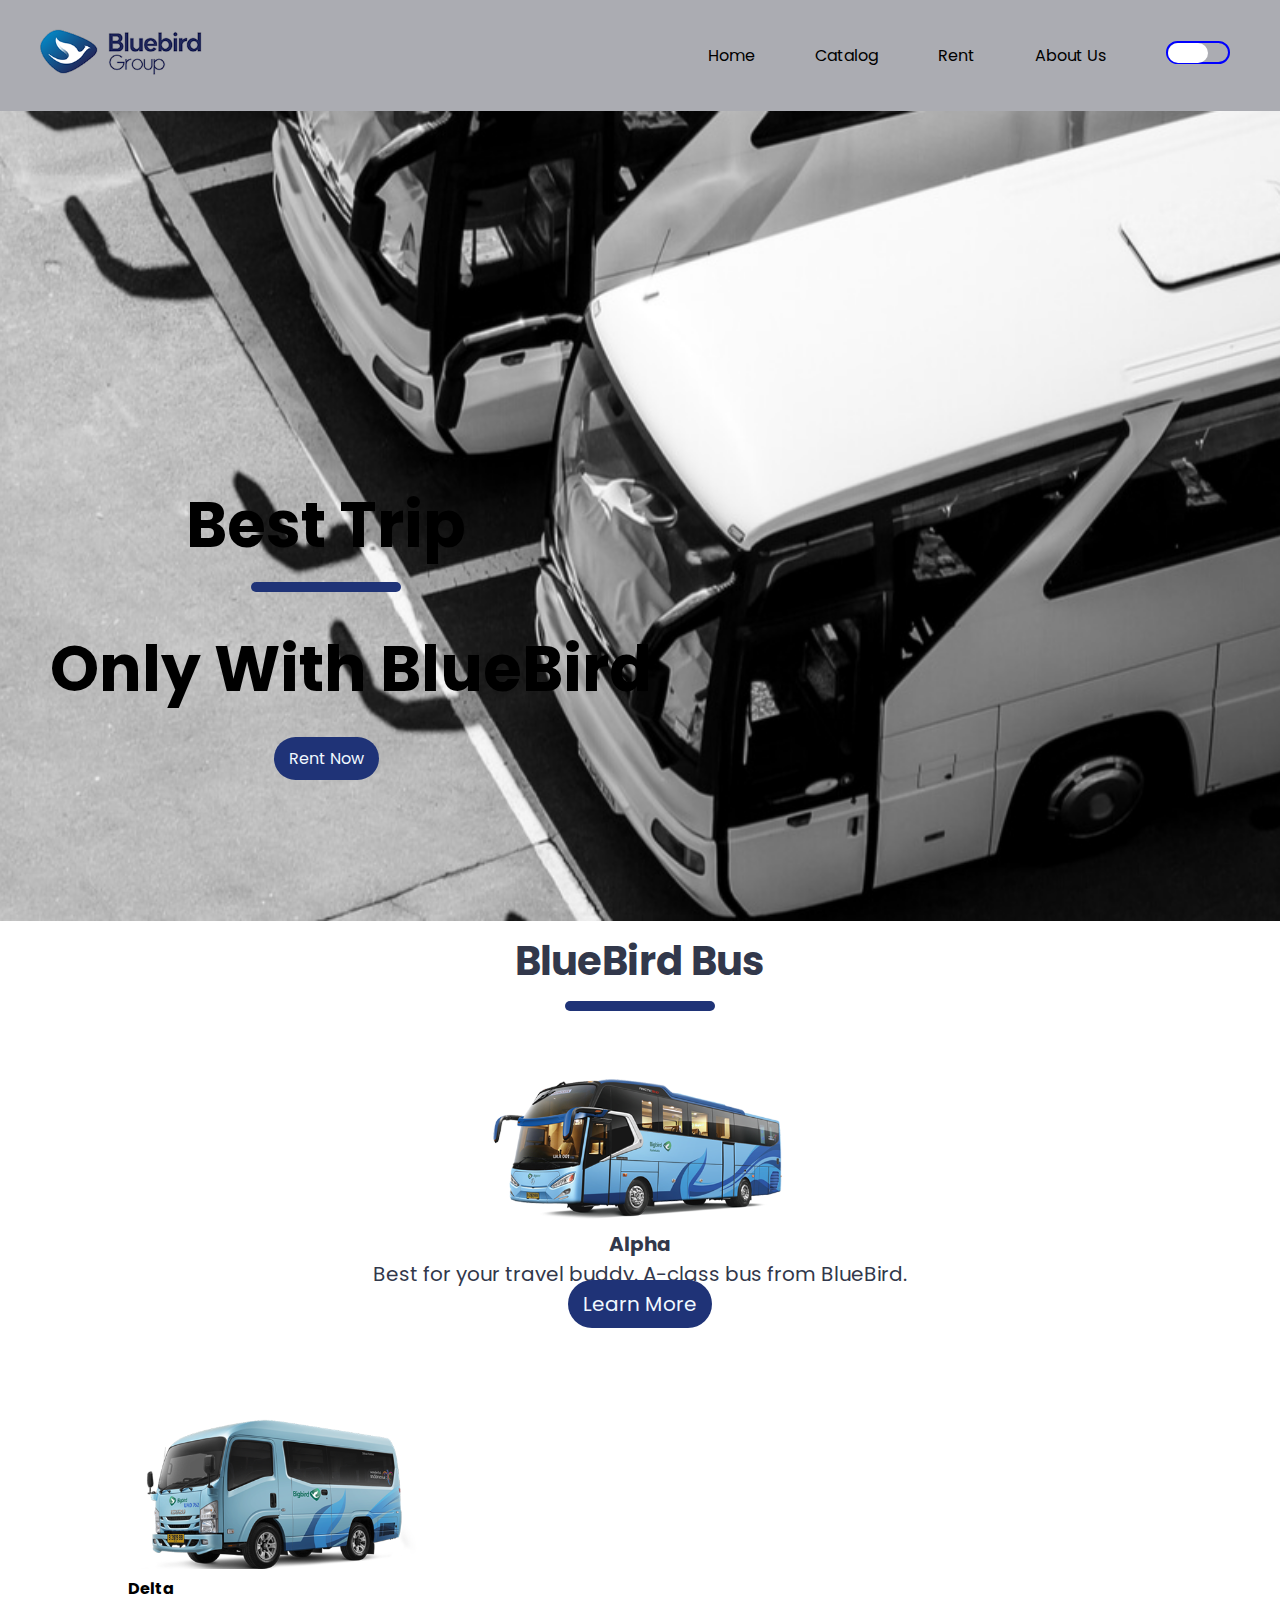
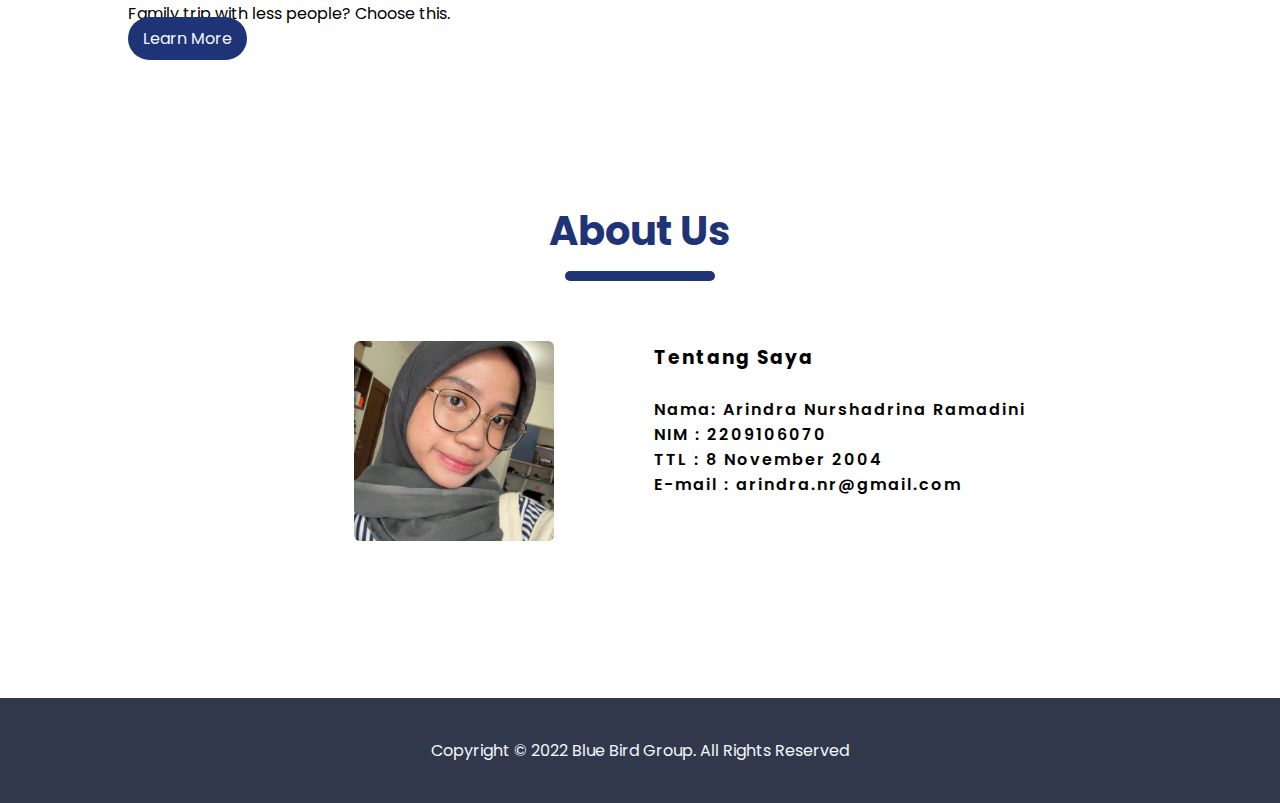
<file: awdaw/home.html>
<!DOCTYPE html>
<html lang="en">

<head>
    <meta charset="UTF-8">
    <meta name="viewport" content="width=device-width, initial-scale=1.0">
    <title>Layanan Sewa Bis PO. BlueBird</title>
    <link rel="stylesheet" href="style.css">
    <link rel="icon" href="images/pngegg.png">
</head>

<body>

    <nav class="navbar">
        <h1 class="logo"><img src="images/logo.png" alt="logo" srcset="" width="200px"></h1>
        <ul class="nav-links">
            <li><a href="#home">Home</a></li>
            <li><a href="#catalog">Catalog</a></li>
            <li><a href="">Rent</a></li>
            <li><a href="#about">About Us</a></li>
            <li>
                <div class="switch">
                    <input type="checkbox" id="darkModeToggle">
                    <label for="darkModeToggle"></label>
                </div>
            </li>
        </ul>
        <img src="images/bars-solid.svg" width="20px" class="menu-btn">
    </nav>

    <header id="home">
        <div class="header-content">
            <h2>Best Trip</h2>
            <div class="line"></div>
            <h1>Only With BlueBird</h1>
            <a href="#" class="ctn">Rent Now</a>
        </div>
    </header>

    <!-- Catalog -->
    <section class="catalog" id="catalog">
        <div class="title">
            <h1>BlueBird Bus</h1>
            <div class="line">
            </div>
            <div class="row">
                <div class="col">
                    <img src="images/alpha.png" width="300px">
                    <h4>Alpha</h4>
                    <p>Best for your travel buddy. A-class bus from BlueBird.</p>
                    <a href="#" class="ctn learn-more">Learn More</a>
                </div>
                <div class="col">
                    <img src="images/bravo.png" width="300px">
                    <h4>Bravo</h4>
                    <p>Also best for your travel buddy, with premium facilities.</p>
                    <a href="#" class="ctn learn-more">Learn More</a>
                </div>
            </div>
        </div>
    </section>

    <section class="catalog" id="catalog">
        <div class="row">
            <div class="col">
                <img src="images/delta.png" width="300px">
                <h4>Delta</h4>
                <p>Family trip with less people? Choose this. </p>
                <a href="#" class="ctn learn-more">Learn More</a>
            </div>
            <div class="col">
                <img src="images/metta.png" width="300px">
                <h4>Metta</h4>
                <p>May not be the best for your life but best for your travel buddy.</p>
                <a href="#" class="ctn learn-more">Learn More</a>
            </div>
        </div>
    </section>

    <!-- About Us -->
    <section class="about" id="about">
        <div class="title">
            <h1>About Us</h1>
        </div>
        <div class="line"></div>
        <div class="content">
            <div class="image">
                <img src="images/foto-arin.jpg" alt="" width=" 50px">
            </div>
            <div>
                <h3>Tentang Saya</h3>
                <br />
                <div>Nama: Arindra Nurshadrina Ramadini</div>
                <div>NIM : 2209106070 </div>
                <div>TTL : 8 November 2004 </div>
                <div>E-mail : arindra.nr@gmail.com </div>
            </div>
        </div>
    </section>

    <section class="footer">
        <p>Copyright © 2022 Blue Bird Group. All Rights Reserved</p>
    </section>

    <script src="https://cdnjs.cloudflare.com/ajax/libs/jquery/3.7.1/jquery.min.js" integrity="sha512-v2CJ7UaYy4JwqLDIrZUI/4hqeoQieOmAZNXBeQyjo21dadnwR+8ZaIJVT8EE2iyI61OV8e6M8PP2/4hpQINQ/g==" crossorigin="anonymous" referrerpolicy="no-referrer"></script>
    <script src="script.js"></script>

</body>

</html>
</file>
<file: awdaw/style.css>
@import url("https://fonts.googleapis.com/css2?family=Poppins&display=swap");

* {
    margin: 0;
    padding: 0;
    box-sizing: border-box;
    font-family: "Poppins", sans-serif;
}

a {
    text-decoration: none;
}

ul {
    list-style: none;
}

body,
html {
    overflow-x: hidden;
}

/* navbar */
.navbar {
    background-color: #abacb2;
    display: flex;
    position: relative;
    top: 0;
    left: 0;
    width: 100%;
    justify-content: space-between;
    padding: 20px;
    color: aliceblue;
    cursor: pointer;
}

.navbar .logo {
    margin-top: 5px;
}

.nav-links {
    display: flex;
    align-items: center;
}

.nav-links li {
    margin: 0 30px;
}

.nav-links li a {
    color: black;
}

header {
    width: 100vw;
    height: 90vh;
    background-image: url(images/bg-bis.jpg);
    background-position: bottom;
    background-size: cover;
    display: flex;
    align-items: flex-end;
    justify-content: start;
}

.bg-header-dark {
    background-image: url(images/bg-bis-dark.jpg);
}

.header-content {
    margin-bottom: 150px;
    color: black;
    text-align: center;
}

.header-content h2 {
    font-size: 7vmin;
}

.line {
    width: 150px;
    height: 10px;
    background: #1f3377;
    border-radius: 5px;
    margin: 10px auto;
}

.header-content h1 {
    font-size: 7vmin;
    margin-top: 30px;
    margin-bottom: 30px;
    margin-left: 50px;
}

.ctn {
    padding: 10px 15px;
    background: #1f3377;
    border-radius: 30px;
    color: aliceblue;
}

.menu-btn {
    margin-top: 5px;
    position: absolute;
    top: 30px;
    right: 30px;
    width: 30px;
    cursor: pointer;
    display: none;
}

/* catalog */
.catalog {
    overflow: hidden;
    position: relative;
}

.row {
    display: flex;
    transition: transform 0.5s ease-in-out;
}

.col {
    flex: 0 0 100%;
    box-sizing: border-box;
    padding: 50px 10%; 
}

.title {
    padding-top: 10px;
    text-align: center;
    font-size: 20px;
    color: #32384b;
}
    
.controls {
    position: absolute;
    top: 50%;
    transform: translateY(-50%);
    width: 100%; 
    display: flex;
    justify-content: space-between;
}

.controls button {
    font-size: 24px;
    border: 1px solid #ccc;
    padding: 0px 12px;
    position: fixed;
    justify-content: center;
    align-items: center;
    width: 70px; 
    cursor: pointer;
}

.controls button:hover {
    background: #4d2626;
}

.controls button:focus {
    outline: none;
    
}

.slide-pair {
    padding-top: 10px;
    text-align: center;
}
.slide-pair img {
    padding-bottom: 25px;
}

.controls #leftArrow {
    left: 2%; 
}

.controls #rightArrow {
    right: 2%; 
}

@media (max-width: 349px) {
    .col {
        padding: 45px 5%; 
    }

    .controls #leftArrow,
    .controls #rightArrow {
        left: 1%; 
        right: 1%; 
    }
}

@media (max-width: 767px) {
    .controls {
        padding: 0 70px;
    }
}



/* about */
.about .title {
    margin-top: 90px;
    width: 100%;
}

.about .title h1 {
    color: #1f3377;
}

.about .content {
    display: flex;
    align-items: center;
    margin-bottom: 150px;
    justify-content: center;
    letter-spacing: 2px;
    font-weight: 550;
}

.about .content .image {
    margin-right: 100px;
}

.about .content .image img {
    margin-top: 50px;
    margin-left: 100px;
    width: 200px;
    height: 200px;
    line-height: 15px;
    border-radius: 6px;
}

/* footer */

.footer {
    width: 100%;
    min-height: 100px;
    padding: 20px 80px;
    margin: 0;
    background: #32384b;
    text-align: center;
}

.footer p {
    color: aliceblue;
    margin: 20px auto;
}

/* for mobile device */
@media only screen and (max-width: 850px) {
    .menu-btn {
        display: block;
    }
    /* ubah disini */
    .navbar {
        background-color: #abacb2;
        height: 13vh;
    }

    .logo {
        position: absolute;
        top: 30px;
        left: 30px;
    }

    .nav-links {
        flex-direction: column;
        width: 100%;
        height: 100vh;
        justify-content: center;
        background: #415dc0;
        margin-top: -900px;
        transition: all 0.5s;
    }

    .mobile-menu {
        margin-top: 0px;
        border-bottom-right-radius: 30%;
    }

    .nav-links li {
        margin: 30px auto;
        cursor: pointer;
    }

    .header-content {
        color: whitesmoke;
    }

    .header-content h1 {
        color: #52596a;
    }

    /* catalog  */
    .row {
        flex-direction: column;
    }
    .row .col {
        margin: 20px auto;
    }

    .col img {
        max-width: 90%;
    }

    /* about */
    .about .content {
        flex-direction: column;
    }

    /* footer */
    .footer {
        padding: 10px;
    }
}

/* animation */
img {
    transition: transform 0.3s ease;
    height: 150px;
    object-fit: cover;
}

img:hover {
    transform: scale(1.2);
}

nav img {
    width: 200px;
    height: initial;
}

.ctn:hover {
    background: aliceblue;
    color: #1f3377;
    box-shadow: 2px 2px 5px black;
}

li a:hover {
    color: #ffffff;
}

/* switch dark mode */

.switch {
    position: relative;
    display: inline-block;
    width: 64px;
    height: 23px;
    border-radius: 20px;
    border: solid 2px blue;
}

.switch input[type="checkbox"] {
    display: none;
}

.switch label {
    position: absolute;
    top: 0;
    left: 0;
    width: 40px;
    height: 20px;
    background-color: white;
    border-radius: 20px;
    cursor: pointer;
    transition: background-color 0.3s ease;
}

.switch input[type="checkbox"]:checked + label {
    background-color: black;
    left: 20px;
}

.dark-mode {
    background-color: #181818;
    color: #fff;
}
</file>
